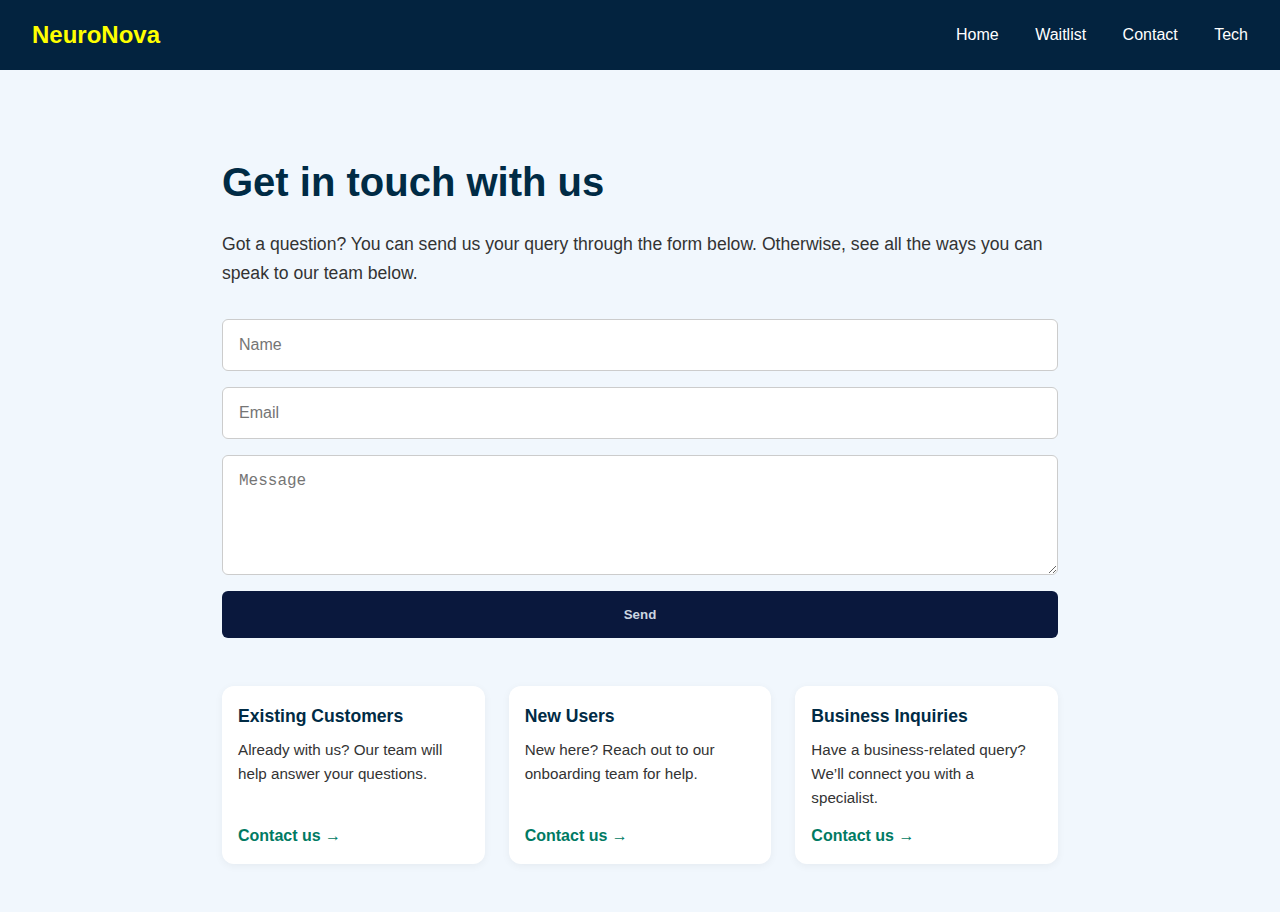
<file: contact.html>
<!DOCTYPE html>
<html lang="en">
<head>
  <meta charset="UTF-8" />
  <title>NeuroNova | Contact</title>
  <link rel="stylesheet" href="style.css">
</head>
<body>
  <header>
    <div class="logo">NeuroNova</div>
    <nav>
      <a href="index.html">Home</a>
      <a href="waitlist.html">Waitlist</a>
      <a href="contact.html">Contact</a>
      <a href="tech.html">Tech</a>
    </nav>
  </header>

  <div class="container">
    <h1>Get in touch with us</h1>
    <p class="subtext">
      Got a question? You can send us your query through the form below. Otherwise,
      see all the ways you can speak to our team below.
    </p>

    <form id="contactForm">
      <input type="text" id="name" placeholder="Name" required>
      <input type="email" id="email" placeholder="Email" required>
      <textarea id="message" placeholder="Message" required></textarea>
      <button type="submit">Send</button>
    </form>

    <div class="info-cards">
      <div class="card">
        <h3>Existing Customers</h3>
        <p>Already with us? Our team will help answer your questions.</p>
        <a href="contact.html">Contact us →</a>
      </div>
      <div class="card">
        <h3>New Users</h3>
        <p>New here? Reach out to our onboarding team for help.</p>
        <a href="contact.html">Contact us →</a>
      </div>
      <div class="card">
        <h3>Business Inquiries</h3>
        <p>Have a business-related query? We’ll connect you with a specialist.</p>
        <a href="contact.html">Contact us →</a>
      </div>
    </div>
  </div>

  <script src="script.js"></script>
</body>
</html>
</file>
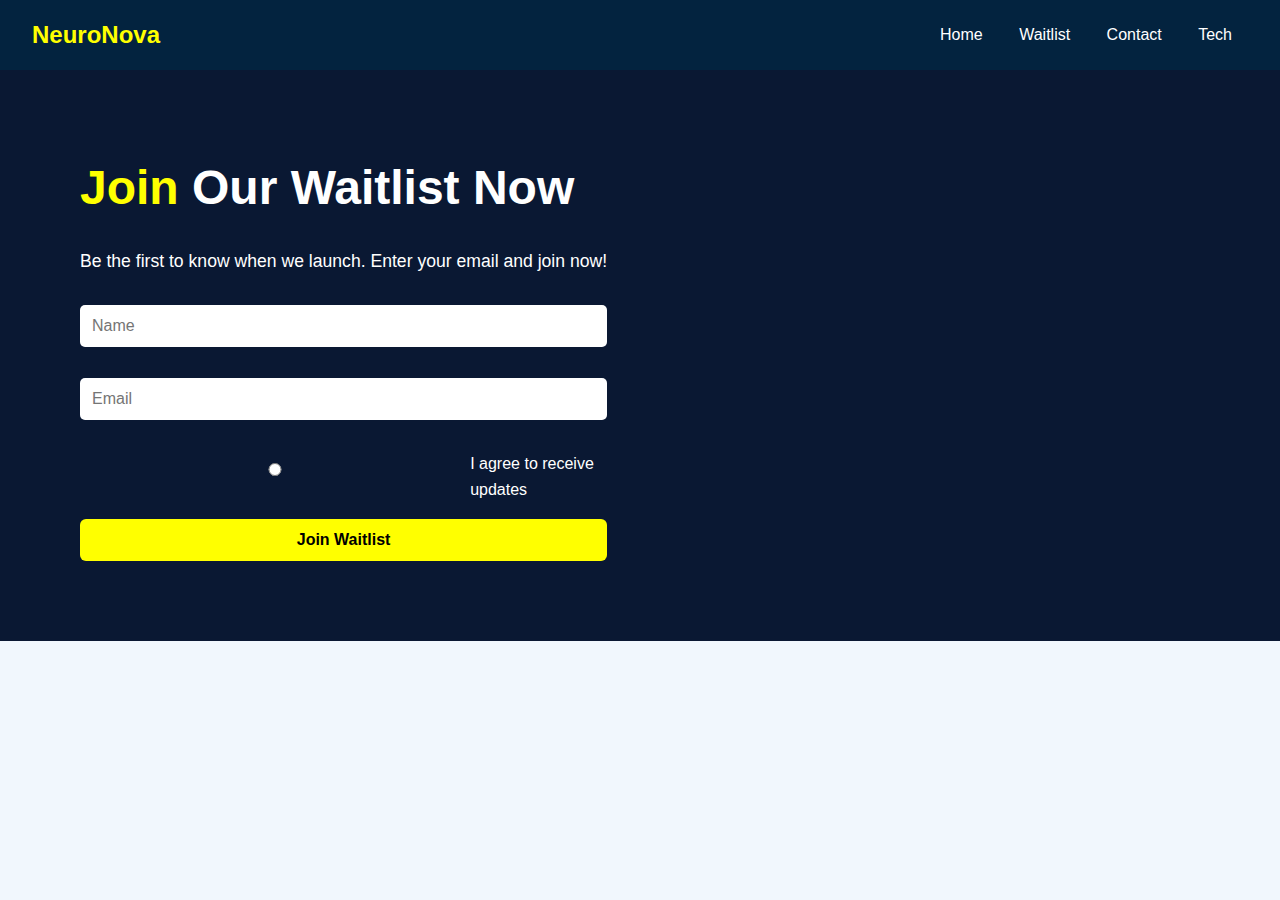
<file: waitlist.html>
<!DOCTYPE html>
<html lang="en">
<head>
  <meta charset="UTF-8" />
  <meta name="viewport" content="width=device-width, initial-scale=1.0"/>
  <title>NeuroNova | Waitlist</title>
  <link rel="stylesheet" href="style.css" />
</head>
<body>
  <header>
    <div class="navbar">
      <div class="logo">NeuroNova</div>
      <nav>
        <a href="index.html">Home</a>
        <a href="waitlist.html" class="active">Waitlist</a>
        <a href="contact.html">Contact</a>
        <a href="tech.html">Tech</a>
      </nav>
    </div>
  </header>

  <main class="waitlist-container">
    <div class="waitlist-content">
      <h1><span>Join</span> Our Waitlist Now</h1>
      <p>Be the first to know when we launch. Enter your email and join now!</p>
      <form id="waitlist-form">
        <input type="text" id="name" name="name" placeholder="Name" required />
        <input type="email" id="email" name="email" placeholder="Email" required />    
       <div class="radio-group">
        <input type="radio" id="agree" name="updates" required />
        <label for="agree">I agree to receive updates</label>
        </div>
        <button type="submit" class="yellow-btn">Join Waitlist</button>
      </form>
    </div>
  </main>

  <script src="script.js"></script>
</body>
</html>
</file>
<file: style.css>
* {
  margin: 0;
  padding: 0;
  box-sizing: border-box;
}

body {
  font-family: 'Segoe UI', sans-serif;
  background-color: #f2f4f8;
  color: #fff;
}

/* NAVBAR */
header {
  background-color: #002244;
  padding: 20px 40px;
  display: flex;
  justify-content: center;
  align-items: center;
}

.navbar {
  display: flex;
  justify-content: space-between;
  align-items: center;
  width: 100%;
  max-width: 1200px;
}

.logo {
  color: yellow;
  font-weight: bold;
  font-size: 28px;
}

.nav-links {
  list-style: none;
  display: flex;
  gap: 40px;
}

.nav-links a {
  text-decoration: none;
  color: white;
  font-size: 18px;
  transition: color 0.3s;
}

.nav-links a:hover {
  color: yellow;
}

/* HERO SECTION */
.hero {
  display: flex;
  justify-content: space-between;
  align-items: center;
  background-color: #0a183d;
  padding: 100px 80px;
  flex-wrap: wrap;
}

.hero-text {
  max-width: 50%;
}

.hero-text h1 {
  font-size: 52px;
  font-weight: bold;
  margin-bottom: 20px;
  color: white;
}

.highlight {
  color: yellow;
}

.hero-text p {
  font-size: 18px;
  line-height: 1.6;
  margin-bottom: 30px;
  color: #cbd5e0;
}

.btn {
  display: inline-block;
  background-color: yellow;
  color: #000;
  padding: 14px 24px;
  font-weight: bold;
  text-decoration: none;
  border-radius: 4px;
  font-size: 16px;
}

.hero-image img {
  max-width: 400px;
  height: auto;
}

/* Reset & basics */
* {
  margin: 0;
  padding: 0;
  box-sizing: border-box;
}

body {
  font-family: 'Segoe UI', sans-serif;
  background-color: #f1f7fd;
  color: #0e2a47;
  line-height: 1.6;
}

header {
  background-color: #03233f;
  color: white;
  display: flex;
  justify-content: space-between;
  align-items: center;
  padding: 1rem 2rem;
}

.logo {
  font-size: 1.5rem;
  font-weight: bold;
  color: #ff0;
}

nav a {
  color: white;
  text-decoration: none;
  margin-left: 2rem;
  font-weight: 500;
}

nav a:hover {
  text-decoration: underline;
}

.container {
  padding: 3rem 2rem;
  max-width: 900px;
  margin: 0 auto;
}

h1 {
  font-size: 2.5rem;
  margin-bottom: 1rem;
}

.subtext {
  font-size: 1.1rem;
  margin-bottom: 2rem;
  color: #333;
}

form {
  display: flex;
  flex-direction: column;
  gap: 1rem;
}

input, textarea {
  padding: 1rem;
  border: 1px solid #ccc;
  border-radius: 6px;
  font-size: 1rem;
  width: 100%;
}

textarea {
  resize: vertical;
  height: 120px;
}

button {
  padding: 1rem;
  background-color: #0a183d;
  font-weight: 600;
  border: none;
  border-radius: 6px;
  cursor: pointer;
  color: #cbd5e0;
}

button:hover {
  background-color: #ccc;
}

.info-cards {
  display: flex;
  justify-content: space-between;
  gap: 1.5rem;
  margin-top: 3rem;
  flex-wrap: wrap;
}

.card {
  background-color: white;
  border-radius: 12px;
  box-shadow: 0 2px 8px rgba(0,0,0,0.05);
  padding: 1.5rem;
  flex: 1;
  min-width: 250px;
  transition: all 0.3s ease;
}

.card:hover {
  transform: translateY(-5px);
  box-shadow: 0 4px 12px rgba(0,0,0,0.1);
}

.card h3 {
  font-size: 1.2rem;
  margin-bottom: 0.5rem;
  color: #002b45;
}

.card p {
  margin-bottom: 1rem;
}

.card a {
  color: #007a63;
  text-decoration: none;
  font-weight: 600;
}

/* Waitlist Section */
.waitlist-container {
  display: flex;
  justify-content: space-between;
  align-items: center;
  padding: 80px;
  background-color: #0a1833;
  color: white;
  gap: 60px;
}

.waitlist-content {
  max-width: 50%;
}

.waitlist-content h1 {
  font-size: 3rem;
  margin-bottom: 20px;
}

.waitlist-content h1 span {
  color: yellow;
  font-weight: 800;
}

.waitlist-content p {
  font-size: 1.1rem;
  margin-bottom: 30px;
}

.waitlist-content form input {
  display: block;
  margin-bottom: 15px;
  padding: 12px;
  width: 100%;
  font-size: 1rem;
  border-radius: 5px;
  border: none;
}

.yellow-btn {
  background-color: yellow;
  color: black;
  font-weight: bold;
  padding: 12px 20px;
  border: none;
  cursor: pointer;
  font-size: 1rem;
}

.radio-group {
  display: flex;
  align-items: center;
  font-size: 1rem;
}




/* Tech page title & filters */
.container h1 {
  font-size: 2.5rem;
  color: #002b45;
  margin-top: 2rem;
  margin-bottom: 1rem;
}

.filters {
  display: flex;
  align-items: center;
  gap: 1rem;
  margin-bottom: 1.5rem;
}

.filters select, .filters button {
  padding: 0.7rem 1rem;
  font-size: 1rem;
  border: 1px solid #ccc;
  border-radius: 6px;
  cursor: pointer;
}

.filters button {
  background-color: #007a63;
  color: white;
  border: none;
}

.filters button:hover,
.filters select:hover {
  background-color: #005f4a;
  color: white;
}

/* Card grid */
.card-grid {
  display: grid;
  grid-template-columns: repeat(auto-fill, minmax(280px, 1fr));
  gap: 1.5rem;
  margin-bottom: 3rem;
}

.card {
  background: white;
  border-radius: 12px;
  padding: 1rem;
  box-shadow: 0 2px 8px rgba(0,0,0,0.05);
  transition: transform 0.2s;
  display: flex;
  flex-direction: column;
}

.card:hover {
  transform: translateY(-4px);
  box-shadow: 0 4px 12px rgba(0,0,0,0.1);
}

.card img {
  border-radius: 8px;
  width: 100%;
  height: 160px;
  object-fit: cover;
  margin-bottom: 0.75rem;
}

.card h3 {
  font-size: 1.1rem;
  margin-bottom: 0.5rem;
  color: #002b45;
}

.card p {
  flex-grow: 1;
  font-size: 0.95rem;
  margin-bottom: 0.75rem;
  color: #333;
}

.card .meta {
  font-size: 0.85rem;
  color: #777;
  text-align: right;
}
</file>
